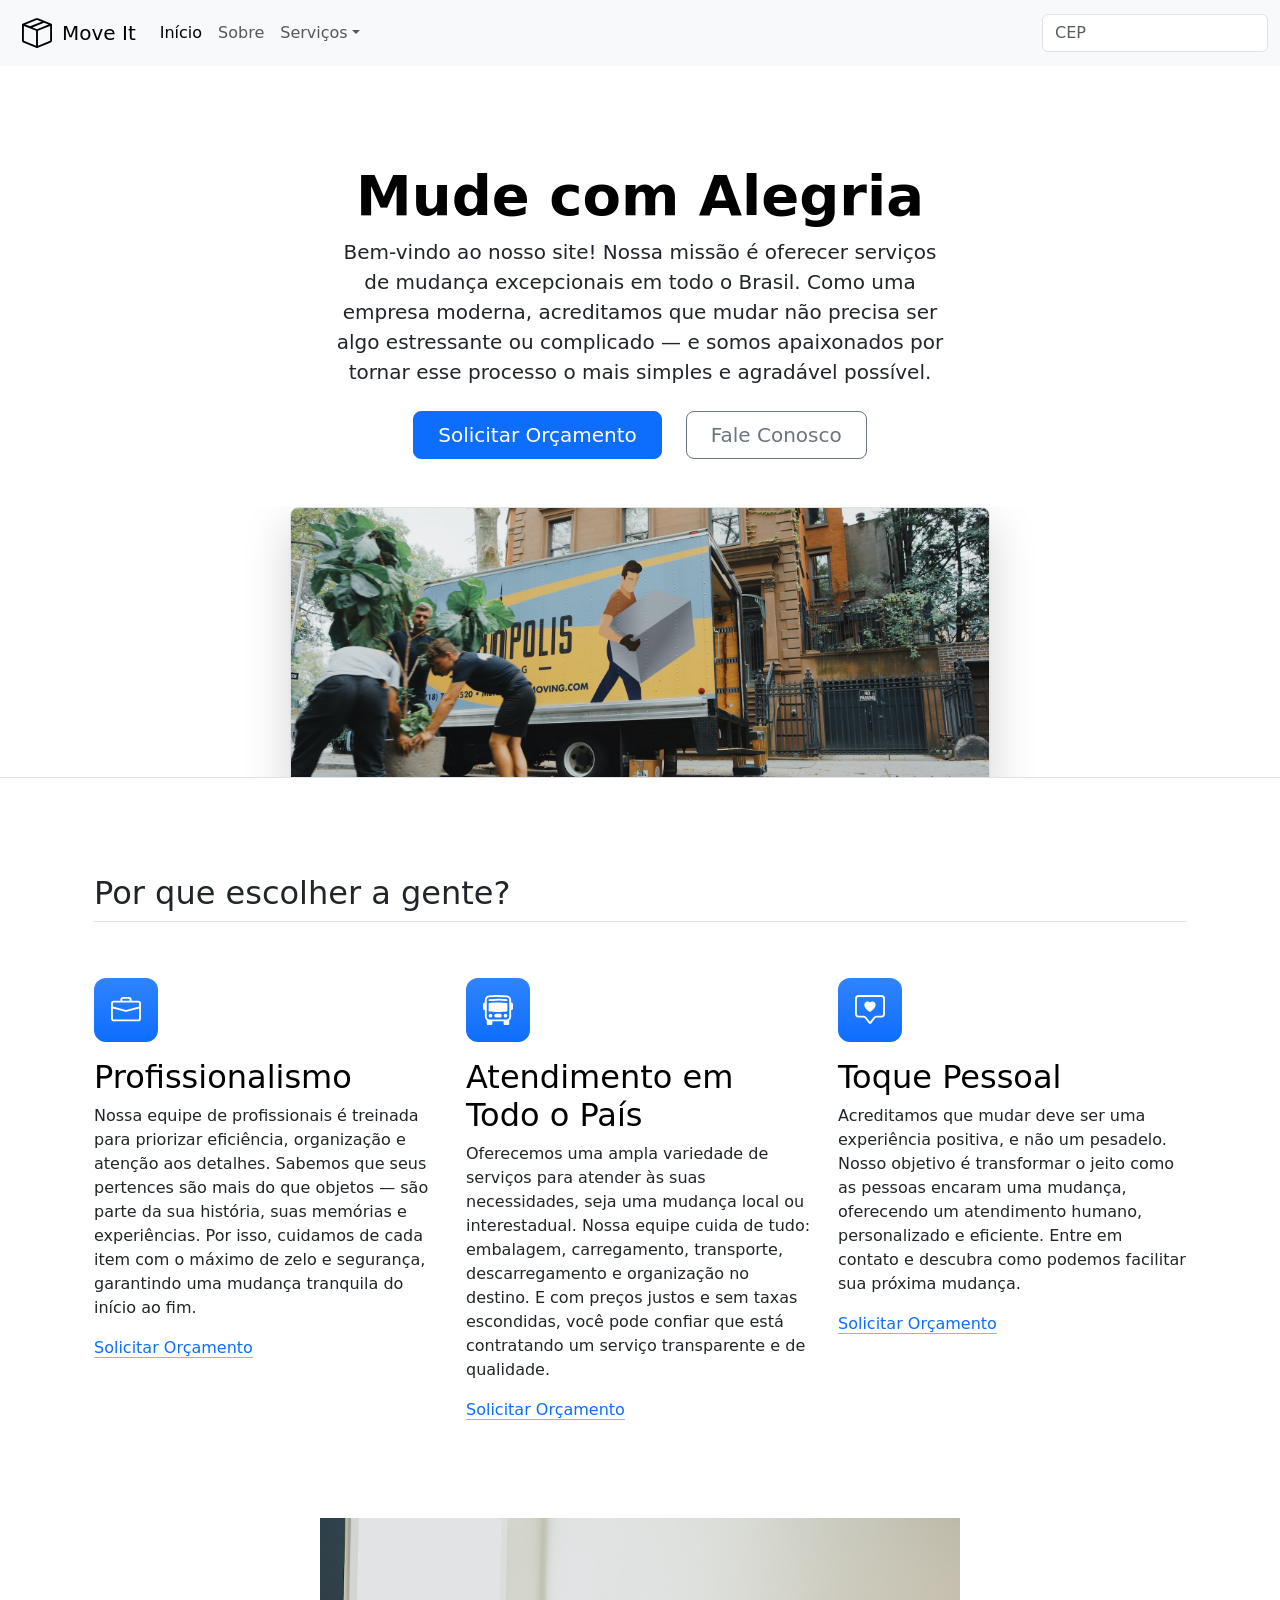
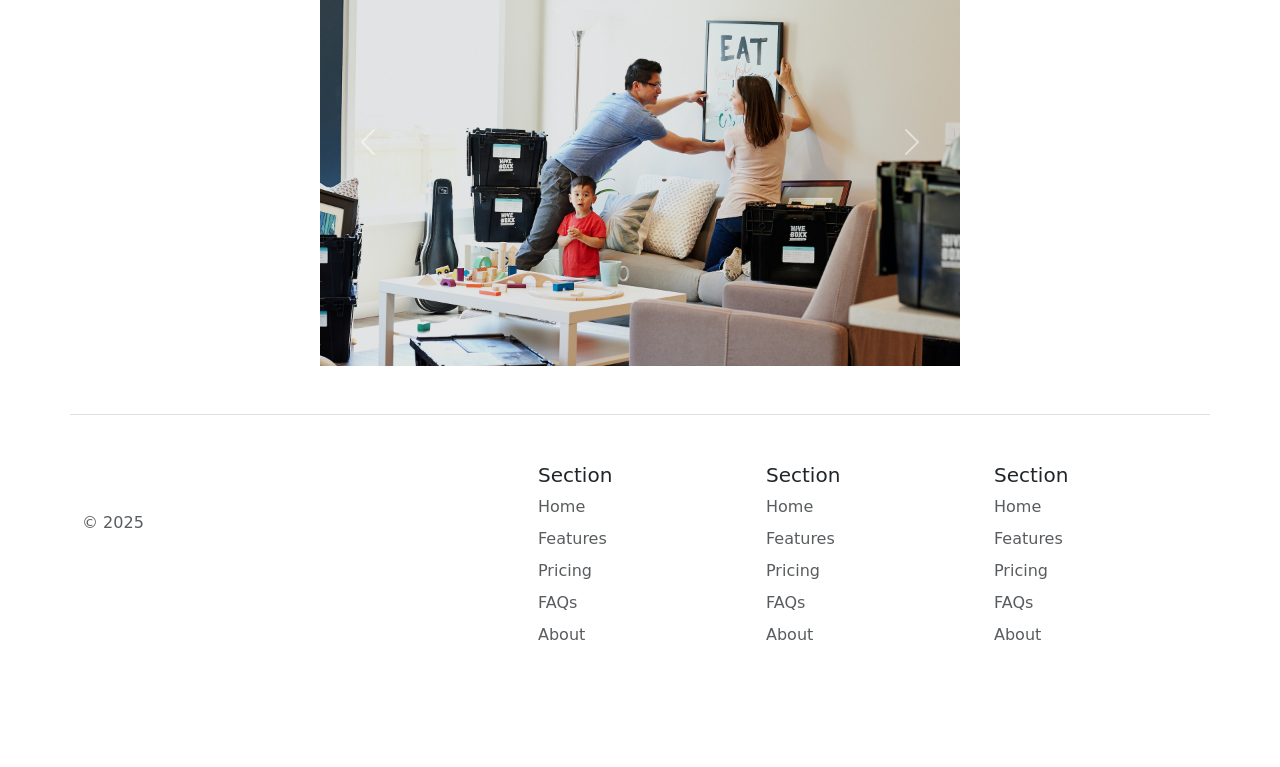
<file: Framework-Bootstrap/0 Exemplo Guiado/index.html>
<!DOCTYPE html>
<html lang="en">
  <head>
    <meta charset="UTF-8" />
    <meta name="viewport" content="width=device-width, initial-scale=1.0" />
    <title>Move It</title>
    <link
      href="https://cdn.jsdelivr.net/npm/bootstrap@5.3.8/dist/css/bootstrap.min.css"
      rel="stylesheet"
      integrity="sha384-sRIl4kxILFvY47J16cr9ZwB07vP4J8+LH7qKQnuqkuIAvNWLzeN8tE5YBujZqJLB"
      crossorigin="anonymous"
    />
    <style>
      .feature-icon {
        width: 4rem;
        height: 4rem;
        border-radius: 0.75rem;
      }
    </style>
  </head>
  <body>
    <nav
      class="navbar navbar-expand-sm navbar-light bg-light"
      aria-label="Third navbar example"
    >
      <div class="container-fluid">
        <img style="width: 30px; margin: 10px" src="./box-seam.svg" alt="" />
        <a class="navbar-brand" href="#">Move It</a>
        <button
          class="navbar-toggler"
          type="button"
          data-bs-toggle="collapse"
          data-bs-target="#navbarsExample03"
          aria-controls="navbarsExample03"
          aria-expanded="false"
          aria-label="Toggle navigation"
        >
          <span class="navbar-toggler-icon"></span>
        </button>
        <div class="collapse navbar-collapse" id="navbarsExample03">
          <ul class="navbar-nav me-auto mb-2 mb-sm-0">
            <li class="nav-item">
              <a class="nav-link active" aria-current="page" href="#">Início</a>
            </li>
            <li class="nav-item"><a class="nav-link" href="#">Sobre</a></li>

            <li class="nav-item dropdown">
              <a
                class="nav-link dropdown-toggle"
                href="#"
                data-bs-toggle="dropdown"
                aria-expanded="false"
                >Serviços</a
              >
              <ul class="dropdown-menu">
                <li><a class="dropdown-item" href="#">Verificar</a></li>
              </ul>
            </li>
          </ul>
          <form role="search">
            <input
              class="form-control"
              type="search"
              placeholder="CEP"
              aria-label="Search"
            />
          </form>
        </div>
      </div>
    </nav>
    <div class="px-4 pt-5 my-5 text-center border-bottom">
      <h1 class="display-4 fw-bold text-body-emphasis">Mude com Alegria</h1>
      <div class="col-lg-6 mx-auto">
        <p class="lead mb-4">
          Bem-vindo ao nosso site! Nossa missão é oferecer serviços de mudança
          excepcionais em todo o Brasil. Como uma empresa moderna, acreditamos
          que mudar não precisa ser algo estressante ou complicado — e somos
          apaixonados por tornar esse processo o mais simples e agradável
          possível.
        </p>
        <div class="d-grid gap-2 d-sm-flex justify-content-sm-center mb-5">
          <button type="button" class="btn btn-primary btn-lg px-4 me-sm-3">
            Solicitar Orçamento
          </button>
          <button type="button" class="btn btn-outline-secondary btn-lg px-4">
            Fale Conosco
          </button>
        </div>
      </div>
      <div class="overflow-hidden" style="max-height: 30vh">
        <div class="container px-5">
          <img
            src="./moving-van.jpg
            "
            class="img-fluid border rounded-3 shadow-lg mb-4"
            alt="Example image"
            width="700"
            height="500"
            loading="lazy"
          />
        </div>
      </div>
    </div>
    <div class="container px-4 py-5" id="featured-3">
      <h2 class="pb-2 border-bottom">Por que escolher a gente?</h2>
      <div class="row g-4 py-5 row-cols-1 row-cols-lg-3">
        <div class="feature col">
          <div
            class="feature-icon d-inline-flex align-items-center justify-content-center text-bg-primary bg-gradient fs-2 mb-3"
          >
            <img src="./briefcase.svg" alt="" height="30px" />
          </div>
          <h3 class="fs-2 text-body-emphasis">Profissionalismo</h3>
          <p>
            Nossa equipe de profissionais é treinada para priorizar eficiência,
            organização e atenção aos detalhes. Sabemos que seus pertences são
            mais do que objetos — são parte da sua história, suas memórias e
            experiências. Por isso, cuidamos de cada item com o máximo de zelo e
            segurança, garantindo uma mudança tranquila do início ao fim.
          </p>
          <a href="#" class="icon-link"> Solicitar Orçamento </a>
        </div>
        <div class="feature col">
          <div
            class="feature-icon d-inline-flex align-items-center justify-content-center text-bg-primary bg-gradient fs-2 mb-3"
          >
            <img src="./bus-front.svg" alt="" height="30px" />
          </div>
          <h3 class="fs-2 text-body-emphasis">Atendimento em Todo o País</h3>
          <p>
            Oferecemos uma ampla variedade de serviços para atender às suas
            necessidades, seja uma mudança local ou interestadual. Nossa equipe
            cuida de tudo: embalagem, carregamento, transporte, descarregamento
            e organização no destino. E com preços justos e sem taxas
            escondidas, você pode confiar que está contratando um serviço
            transparente e de qualidade.
          </p>
          <a href="#" class="icon-link"> Solicitar Orçamento </a>
        </div>
        <div class="feature col">
          <div
            class="feature-icon d-inline-flex align-items-center justify-content-center text-bg-primary bg-gradient fs-2 mb-3"
          >
            <img src="./chat-square-heart.svg" alt="" height="30px" />
          </div>
          <h3 class="fs-2 text-body-emphasis">Toque Pessoal</h3>
          <p>
            Acreditamos que mudar deve ser uma experiência positiva, e não um
            pesadelo. Nosso objetivo é transformar o jeito como as pessoas
            encaram uma mudança, oferecendo um atendimento humano, personalizado
            e eficiente. Entre em contato e descubra como podemos facilitar sua
            próxima mudança.
          </p>
          <a href="#" class="icon-link"> Solicitar Orçamento </a>
        </div>
      </div>
    </div>
    <div style="display: flex; justify-content: center">
      <div style="width: 50%" class="carousel-inner">
        <div id="carouselExample" class="carousel slide">
          <div class="carousel-item active">
            <img src="./family.jpg" class="d-block w-100" alt="family" />
          </div>
          <div class="carousel-item">
            <img src="./couple.jpg" class="d-block w-100" alt="couple" />
          </div>
          <div class="carousel-item">
            <img src="./dog.jpg" class="d-block w-100" alt="dog" />
          </div>
        </div>
        <button
          class="carousel-control-prev"
          type="button"
          data-bs-target="#carouselExample"
          data-bs-slide="prev"
        >
          <span class="carousel-control-prev-icon" aria-hidden="true"></span>
          <span class="visually-hidden">Previous</span>
        </button>
        <button
          class="carousel-control-next"
          type="button"
          data-bs-target="#carouselExample"
          data-bs-slide="next"
        >
          <span class="carousel-control-next-icon" aria-hidden="true"></span>
          <span class="visually-hidden">Next</span>
        </button>
      </div>
    </div>
    <div class="container">
      <footer
        class="row row-cols-1 row-cols-sm-2 row-cols-md-5 py-5 my-5 border-top"
      >
        <div class="col mb-3">
          <a
            href="/"
            class="d-flex align-items-center mb-3 link-body-emphasis text-decoration-none"
            aria-label="Bootstrap"
          >
            <svg class="bi me-2" width="40" height="32" aria-hidden="true">
              <use xlink:href="#bootstrap"></use>
            </svg>
          </a>
          <p class="text-body-secondary">© 2025</p>
        </div>
        <div class="col mb-3"></div>
        <div class="col mb-3">
          <h5>Section</h5>
          <ul class="nav flex-column">
            <li class="nav-item mb-2">
              <a href="#" class="nav-link p-0 text-body-secondary">Home</a>
            </li>
            <li class="nav-item mb-2">
              <a href="#" class="nav-link p-0 text-body-secondary">Features</a>
            </li>
            <li class="nav-item mb-2">
              <a href="#" class="nav-link p-0 text-body-secondary">Pricing</a>
            </li>
            <li class="nav-item mb-2">
              <a href="#" class="nav-link p-0 text-body-secondary">FAQs</a>
            </li>
            <li class="nav-item mb-2">
              <a href="#" class="nav-link p-0 text-body-secondary">About</a>
            </li>
          </ul>
        </div>
        <div class="col mb-3">
          <h5>Section</h5>
          <ul class="nav flex-column">
            <li class="nav-item mb-2">
              <a href="#" class="nav-link p-0 text-body-secondary">Home</a>
            </li>
            <li class="nav-item mb-2">
              <a href="#" class="nav-link p-0 text-body-secondary">Features</a>
            </li>
            <li class="nav-item mb-2">
              <a href="#" class="nav-link p-0 text-body-secondary">Pricing</a>
            </li>
            <li class="nav-item mb-2">
              <a href="#" class="nav-link p-0 text-body-secondary">FAQs</a>
            </li>
            <li class="nav-item mb-2">
              <a href="#" class="nav-link p-0 text-body-secondary">About</a>
            </li>
          </ul>
        </div>
        <div class="col mb-3">
          <h5>Section</h5>
          <ul class="nav flex-column">
            <li class="nav-item mb-2">
              <a href="#" class="nav-link p-0 text-body-secondary">Home</a>
            </li>
            <li class="nav-item mb-2">
              <a href="#" class="nav-link p-0 text-body-secondary">Features</a>
            </li>
            <li class="nav-item mb-2">
              <a href="#" class="nav-link p-0 text-body-secondary">Pricing</a>
            </li>
            <li class="nav-item mb-2">
              <a href="#" class="nav-link p-0 text-body-secondary">FAQs</a>
            </li>
            <li class="nav-item mb-2">
              <a href="#" class="nav-link p-0 text-body-secondary">About</a>
            </li>
          </ul>
        </div>
      </footer>
    </div>
    <script
      src="https://cdn.jsdelivr.net/npm/bootstrap@5.3.8/dist/js/bootstrap.bundle.min.js"
      integrity="sha384-FKyoEForCGlyvwx9Hj09JcYn3nv7wiPVlz7YYwJrWVcXK/BmnVDxM+D2scQbITxI"
      crossorigin="anonymous"
    ></script>
  </body>
</html>
</file>
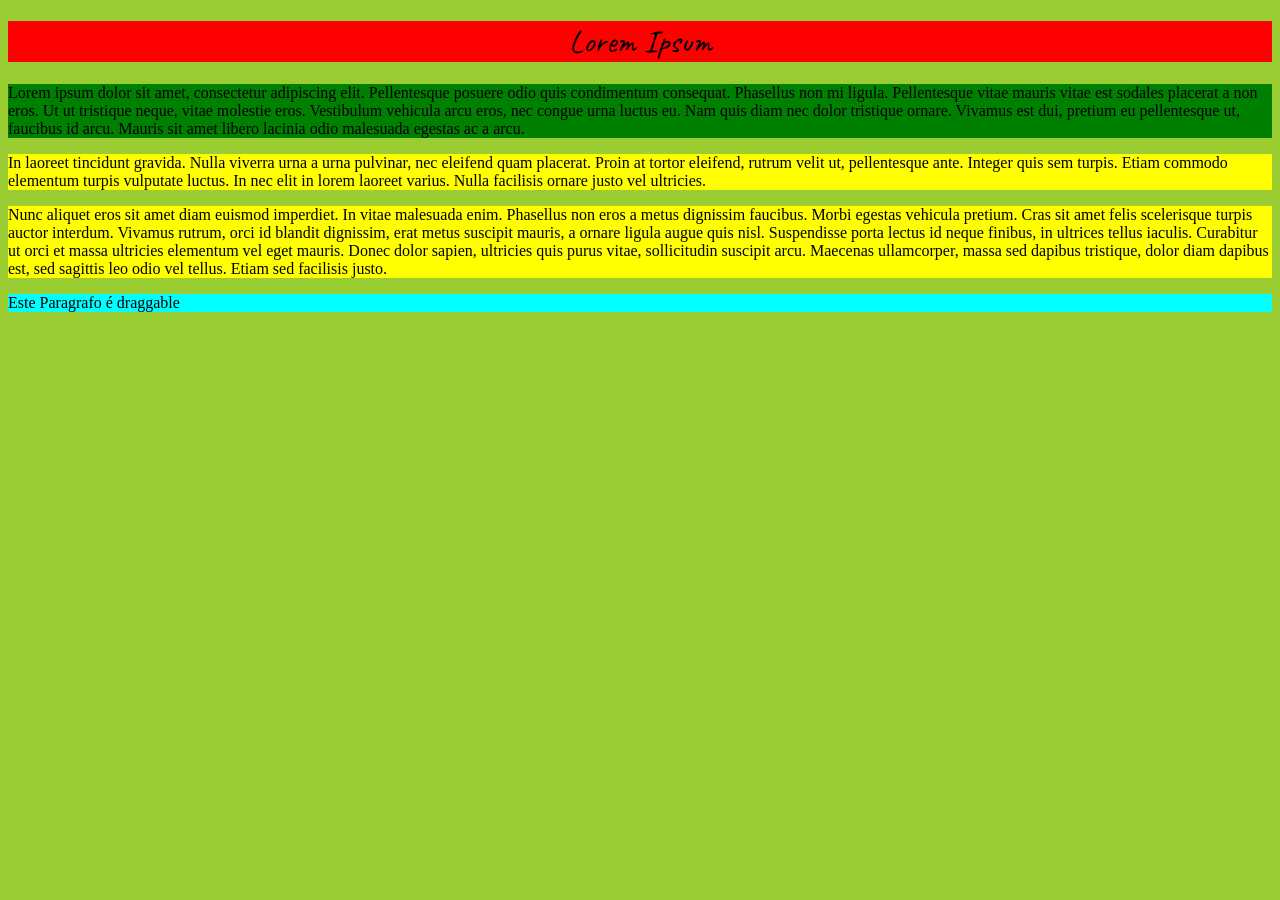
<file: Módulo 2 Estilizando a Web (CSS)/testes/index.html>
<!DOCTYPE html>
<html lang="en">
<head>
    <meta charset="UTF-8">
    <meta name="viewport" content="width=device-width, initial-scale=1.0">
    <link rel="stylesheet" href="./style.css">
    <title>css testes</title>
    <link rel="preconnect" href="https://fonts.googleapis.com">
    <link rel="preconnect" href="https://fonts.gstatic.com" crossorigin><link href="https://fonts.googleapis.com/css2?family=Caveat:wght@400..700&family=Roboto+Mono:ital,wght@0,100..700;1,100..700&display=swap" rel="stylesheet">
</head>
<body>
    <h1 style="background-color: red;">Lorem Ipsum</h1>
    <p id="PrimeiroParagrafo">Lorem ipsum dolor sit amet, consectetur adipiscing elit. Pellentesque posuere odio quis condimentum consequat. Phasellus non mi ligula. Pellentesque vitae mauris vitae est sodales placerat a non eros. Ut ut tristique neque, vitae molestie eros. Vestibulum vehicula arcu eros, nec congue urna luctus eu. Nam quis diam nec dolor tristique ornare. Vivamus est dui, pretium eu pellentesque ut, faucibus id arcu. Mauris sit amet libero lacinia odio malesuada egestas ac a arcu.</p>
    <p class="Paragrafo">In laoreet tincidunt gravida. Nulla viverra urna a urna pulvinar, nec eleifend quam placerat. Proin at tortor eleifend, rutrum velit ut, pellentesque ante. Integer quis sem turpis. Etiam commodo elementum turpis vulputate luctus. In nec elit in lorem laoreet varius. Nulla facilisis ornare justo vel ultricies.</p>
    <p class="Paragrafo">Nunc aliquet eros sit amet diam euismod imperdiet. In vitae malesuada enim. Phasellus non eros a metus dignissim faucibus. Morbi egestas vehicula pretium. Cras sit amet felis scelerisque turpis auctor interdum. Vivamus rutrum, orci id blandit dignissim, erat metus suscipit mauris, a ornare ligula augue quis nisl. Suspendisse porta lectus id neque finibus, in ultrices tellus iaculis. Curabitur ut orci et massa ultricies elementum vel eget mauris. Donec dolor sapien, ultricies quis purus vitae, sollicitudin suscipit arcu. Maecenas ullamcorper, massa sed dapibus tristique, dolor diam dapibus est, sed sagittis leo odio vel tellus. Etiam sed facilisis justo.</p>
    <p draggable="false">Este Paragrafo é draggable</p>
</body>
</html>
</file>
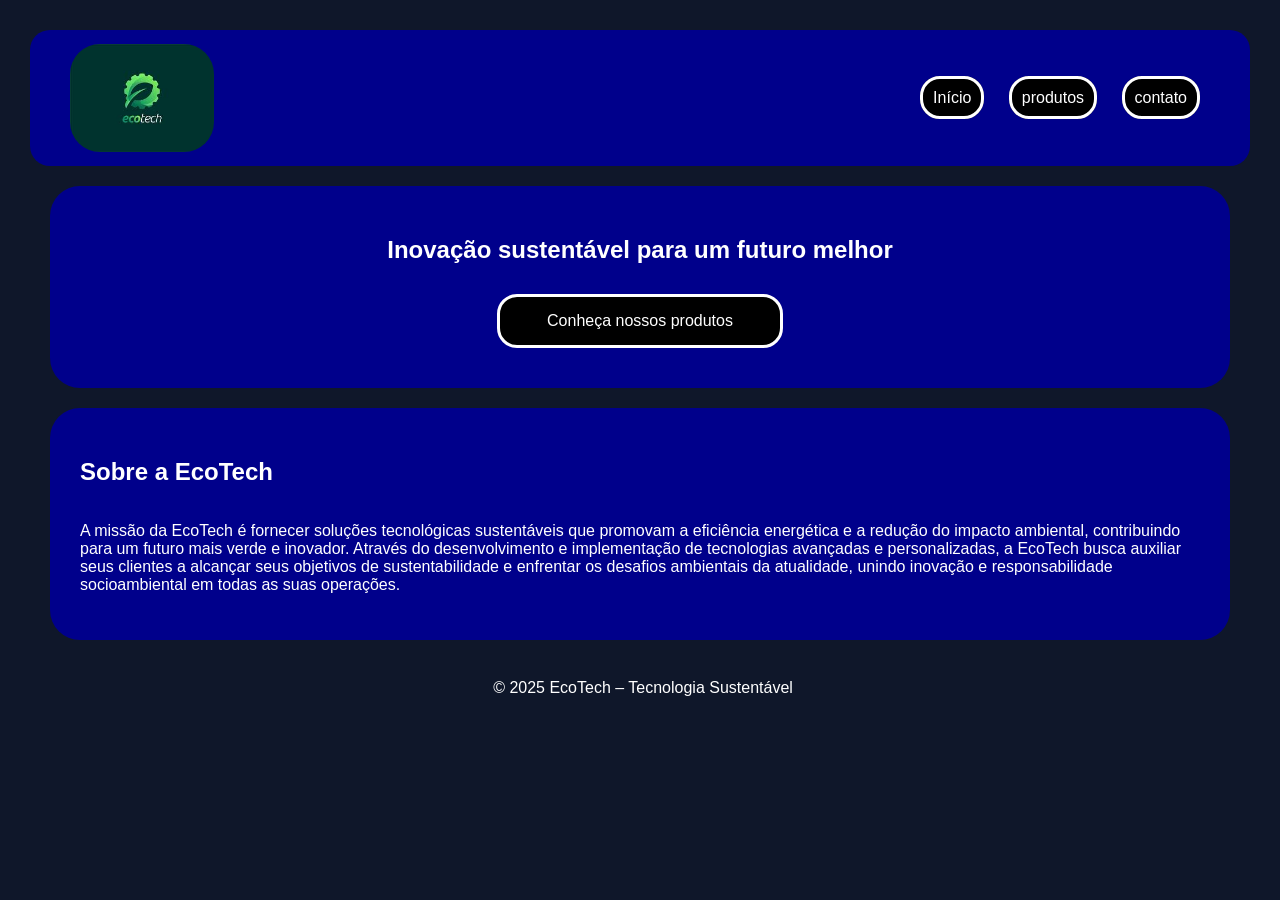
<file: Prova/ecotech/index.html>
<!DOCTYPE html>
<html lang="pt-BR">
  <head>
    <meta charset="UTF-8" />
    <meta name="viewport" content="width=device-width, initial-scale=1.0" />
    <title>Início</title>
    <link rel="stylesheet" href="./style.css" />
  </head>
  <body>
    <header>
      <img class="logo" src="./assets/imagens/logo.jpeg" alt="logo" />
      <nav>
        <a href="./index.html">Início</a>
        <a href="./produtos.html">produtos</a>
        <a href="./contato.html">contato</a>
      </nav>
    </header>
    <section class="banner">
      <h1>Inovação sustentável para um futuro melhor</h1>
      <a href="./produtos.html">Conheça nossos produtos</a>
    </section>
    <section class="sobre">
      <h1>Sobre a EcoTech</h1>
      <p>
        A missão da EcoTech é fornecer soluções tecnológicas sustentáveis que
        promovam a eficiência energética e a redução do impacto ambiental,
        contribuindo para um futuro mais verde e inovador. Através do
        desenvolvimento e implementação de tecnologias avançadas e
        personalizadas, a EcoTech busca auxiliar seus clientes a alcançar seus
        objetivos de sustentabilidade e enfrentar os desafios ambientais da
        atualidade, unindo inovação e responsabilidade socioambiental em todas
        as suas operações.
      </p>
    </section>
    <footer>
        <p>© 2025 EcoTech – Tecnologia Sustentável</p>
    </footer>
  </body>
</html>
</file>
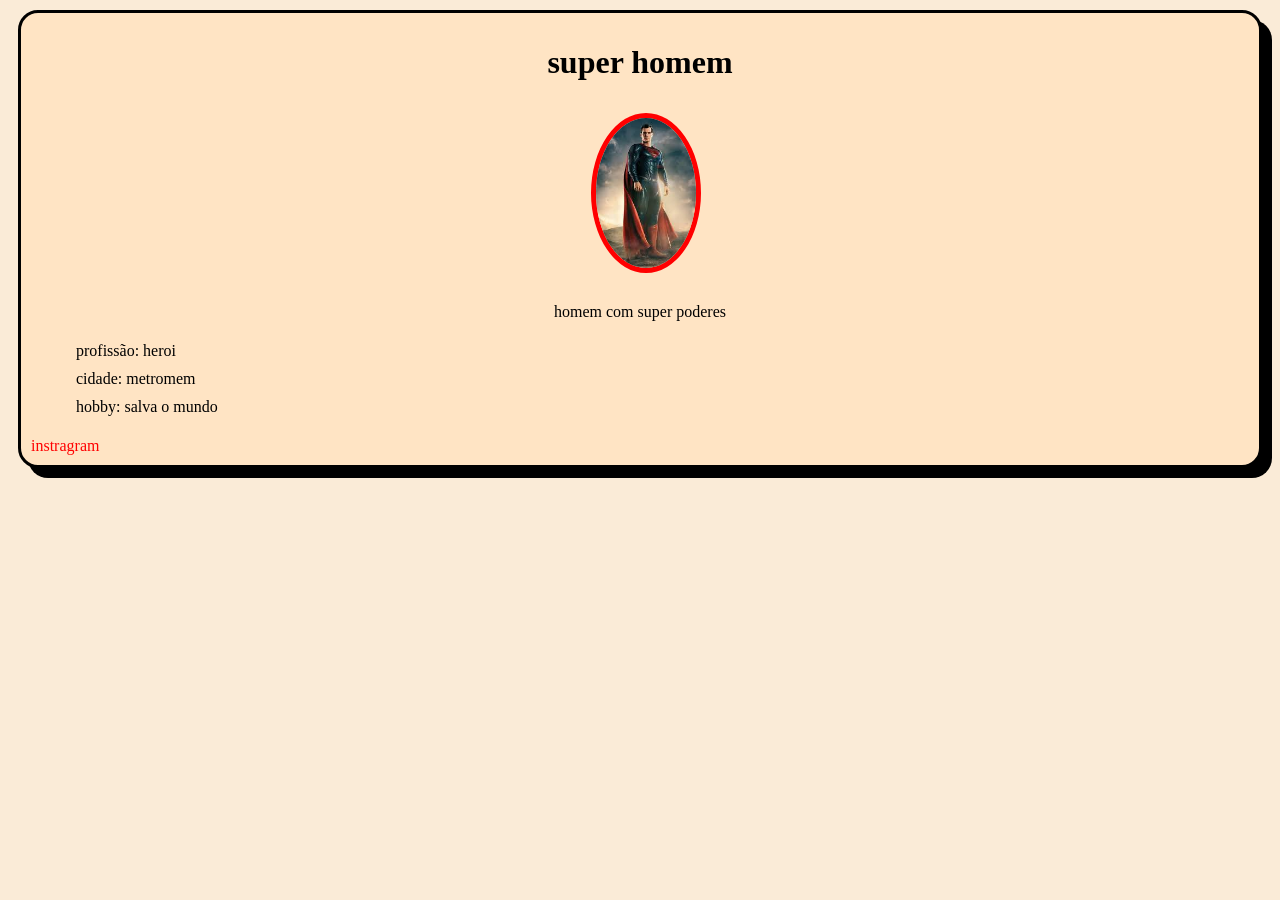
<file: desafios/2-desafio/cartao/index.html>
<!DOCTYPE html>
<html lang="pt-BR">
<head>
    <meta charset="UTF-8">
    <meta name="viewport" content="width=device-width, initial-scale=1.0">
    <title>cartão de apresentação pessoal</title>
    <link rel="stylesheet" href="./style.css">
</head>
<body>
    <div>
        <h1>super homem</h1>
        <img src="./download.jpg" alt="personagem">
        <p>homem com super poderes</p>
        <ul>
            <li>profissão: heroi</li>
            <li>cidade: metromem</li>
            <li>hobby: salva o mundo</li>
        </ul>
        <a href="instagram.html">instragram</a>
    </div>
</body>
</html>
</file>
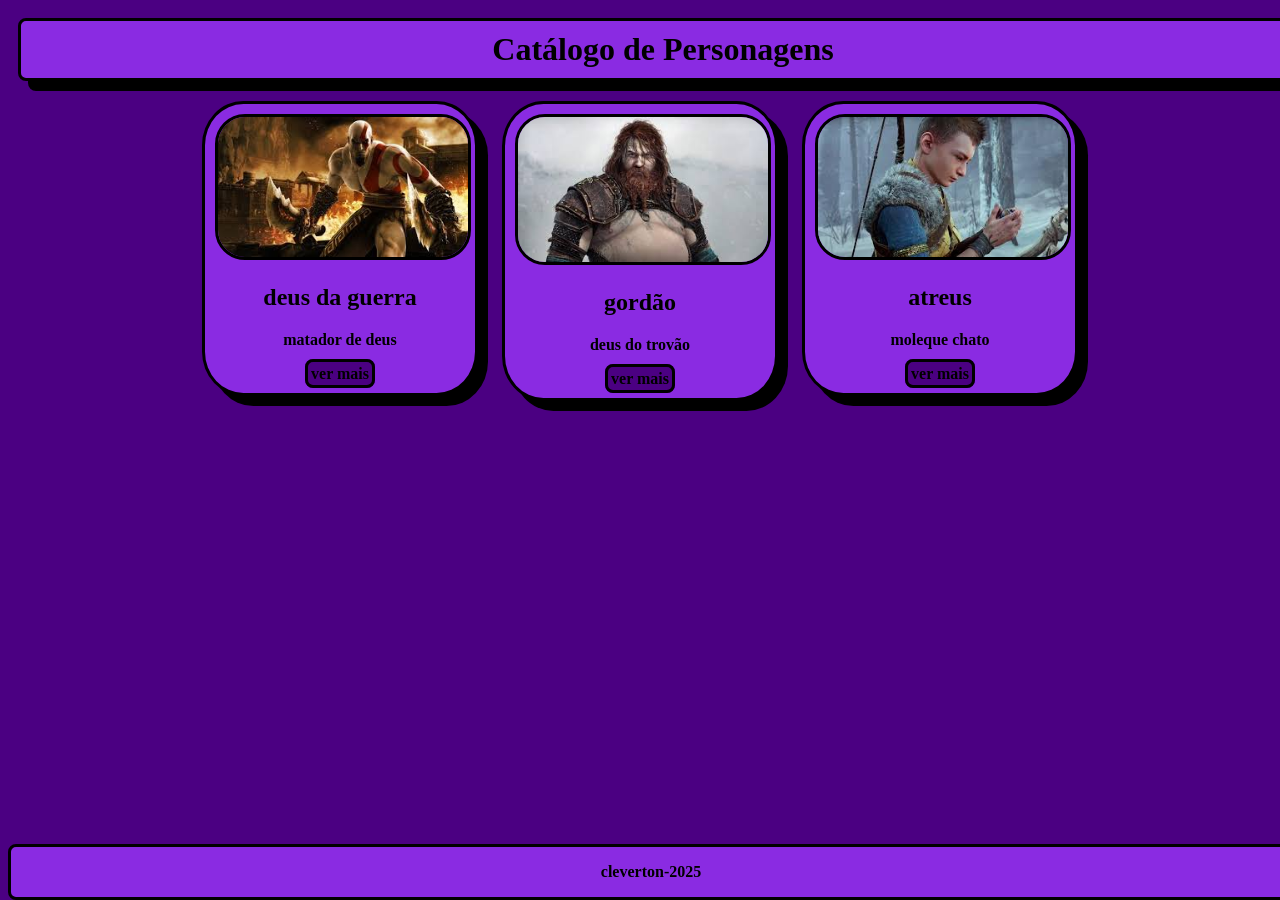
<file: desafios/3-desafio/catalogo/index.html>
<!DOCTYPE html>
<html lang="pt-BR">
<head>
    <meta charset="UTF-8">
    <meta name="viewport" content="width=device-width, initial-scale=1.0">
    <title>desafio 3</title>
    <link rel="stylesheet" href="./style.css">
</head>
<body>
    <h1>Catálogo de Personagens</h1>
    <div class="catalogo">
        <div class="cartao">
            <img src="./assets/imagens/img1.jpg" alt="imagem1">
            <h2>deus da guerra</h2>
            <p>matador de deus</p>
            <a href="">ver mais</a>
        </div>
        <div class="cartao">
            <img src="./assets/imagens/img2.jpg" alt="imagem2">
            <h2>gordão</h2>
            <p>deus do trovão</p>
            <a href="">ver mais</a>
        </div>
        <div class="cartao">
            <img src="./assets/imagens/img3.jpg" alt="imagem3">
            <h2>atreus</h2>
            <p>moleque chato</p>
            <a href="">ver mais</a>
        </div>
    </div>
    <footer>
        
        <p>cleverton-2025</p>
    </footer>
</body>
</html>
</file>
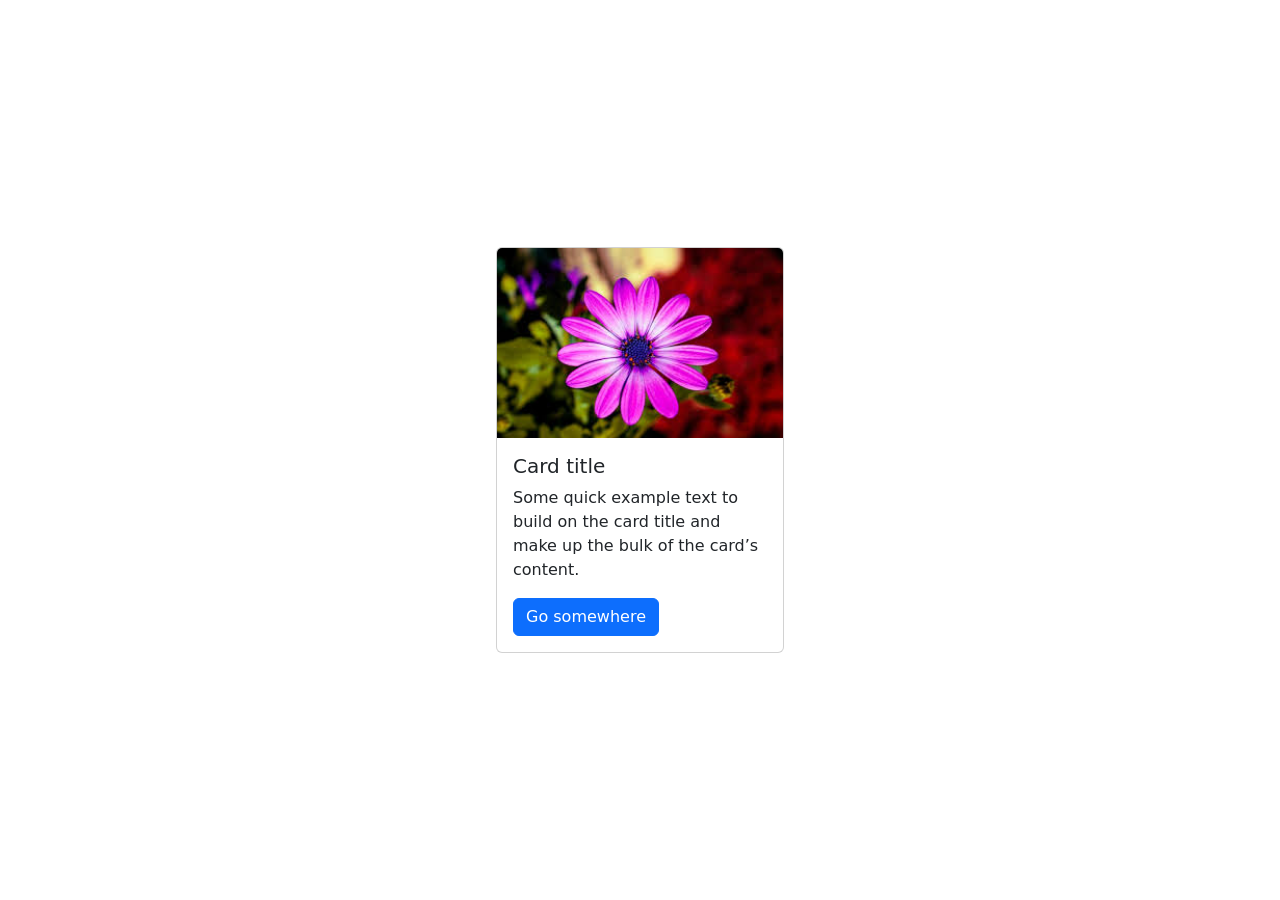
<file: Framework-Bootstrap/1 - Instrodução ao Bootstrap/1 - Bootstrap Intro (Introdução a Bootstrap)/index.html>
<!DOCTYPE html>
<html lang="pt-BR">
  <head>
    <meta charset="utf-8" />
    <meta name="viewport" content="width=device-width, initial-scale=1" />
    <title>Bootstrap</title>
    <link
      href="https://cdn.jsdelivr.net/npm/bootstrap@5.3.8/dist/css/bootstrap.min.css"
      rel="stylesheet"
      integrity="sha384-sRIl4kxILFvY47J16cr9ZwB07vP4J8+LH7qKQnuqkuIAvNWLzeN8tE5YBujZqJLB"
      crossorigin="anonymous"
    />
    <style>
      .flex-container {
        display: flex;
        justify-content: center;
        align-items: center;
        height: 100vh;
      }
    </style>
  </head>

  <body>
    <div class="flex-container">
      <div class="card" style="width: 18rem;">
        <img src="./flor.jpeg" class="card-img-top" alt="...">
        <div class="card-body">
          <h5 class="card-title">Card title</h5>
          <p class="card-text">Some quick example text to build on the card title and make up the bulk of the card’s content.</p>
          <a href="#" class="btn btn-primary">Go somewhere</a>
        </div>
      </div>
      
    </div>
  </body>
</html>
</file>
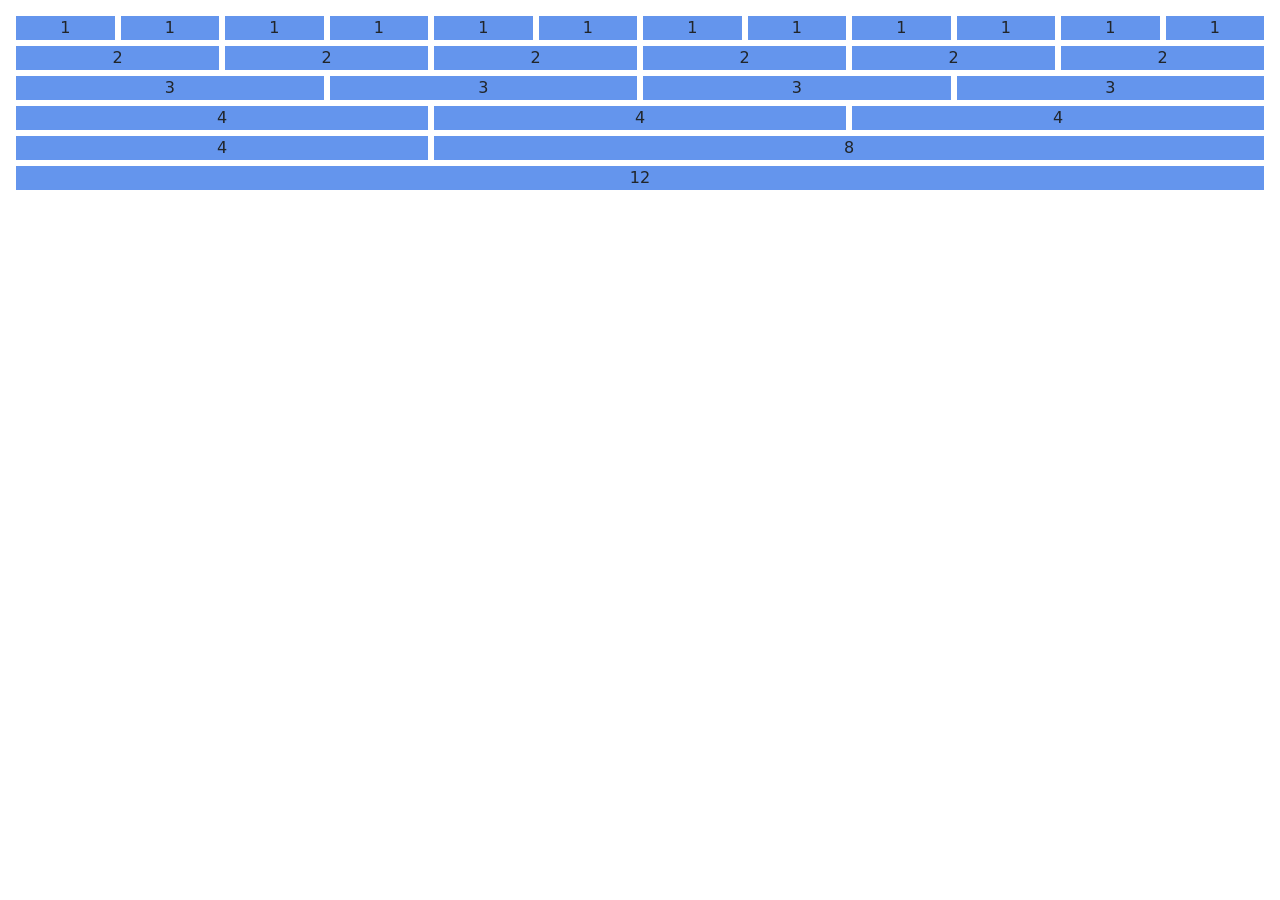
<file: Framework-Bootstrap/1 - Instrodução ao Bootstrap/2 - Bootstrap Domínio de Linhas e Colunas/index.html>
<!DOCTYPE html>
<html lang="pt-BR">
  <head>
    <meta charset="utf-8" />
    <meta name="viewport" content="width=device-width, initial-scale=1" />
    <title>Bootstrap</title>
    <link
      href="https://cdn.jsdelivr.net/npm/bootstrap@5.3.8/dist/css/bootstrap.min.css"
      rel="stylesheet"
      integrity="sha384-sRIl4kxILFvY47J16cr9ZwB07vP4J8+LH7qKQnuqkuIAvNWLzeN8tE5YBujZqJLB"
      crossorigin="anonymous"
    />
    <style>
      .row {
        margin: 10px;
      }
      
      div {
        background-color: cornflowerblue;
        text-align: center;
        border: 3px solid white;
      }
    </style>
  </head>

  <body>
    <div class="row">
      <div class="col-1">1</div>
      <div class="col-1">1</div>
      <div class="col-1">1</div>
      <div class="col-1">1</div>
      <div class="col-1">1</div>
      <div class="col-1">1</div>
      <div class="col-1">1</div>
      <div class="col-1">1</div>
      <div class="col-1">1</div>
      <div class="col-1">1</div>
      <div class="col-1">1</div>
      <div class="col-1">1</div>

      <div class="col-2">2</div>
      <div class="col-2">2</div>
      <div class="col-2">2</div>
      <div class="col-2">2</div>
      <div class="col-2">2</div>
      <div class="col-2">2</div>

      <div class="col-3">3</div>
      <div class="col-3">3</div>
      <div class="col-3">3</div>
      <div class="col-3">3</div>
      
      <div class="col-4">4</div>
      <div class="col-4">4</div>
      <div class="col-4">4</div>

      <div class="col-4">4</div>
      <div class="col-8">8</div>

      <div class="col-12">12</div>
    </div>

    <script
      src="https://cdn.jsdelivr.net/npm/bootstrap@5.3.8/dist/js/bootstrap.bundle.min.js"
      integrity="sha384-FKyoEForCGlyvwx9Hj09JcYn3nv7wiPVlz7YYwJrWVcXK/BmnVDxM+D2scQbITxI"
      crossorigin="anonymous"
    ></script>
  </body>
</html>
</file>
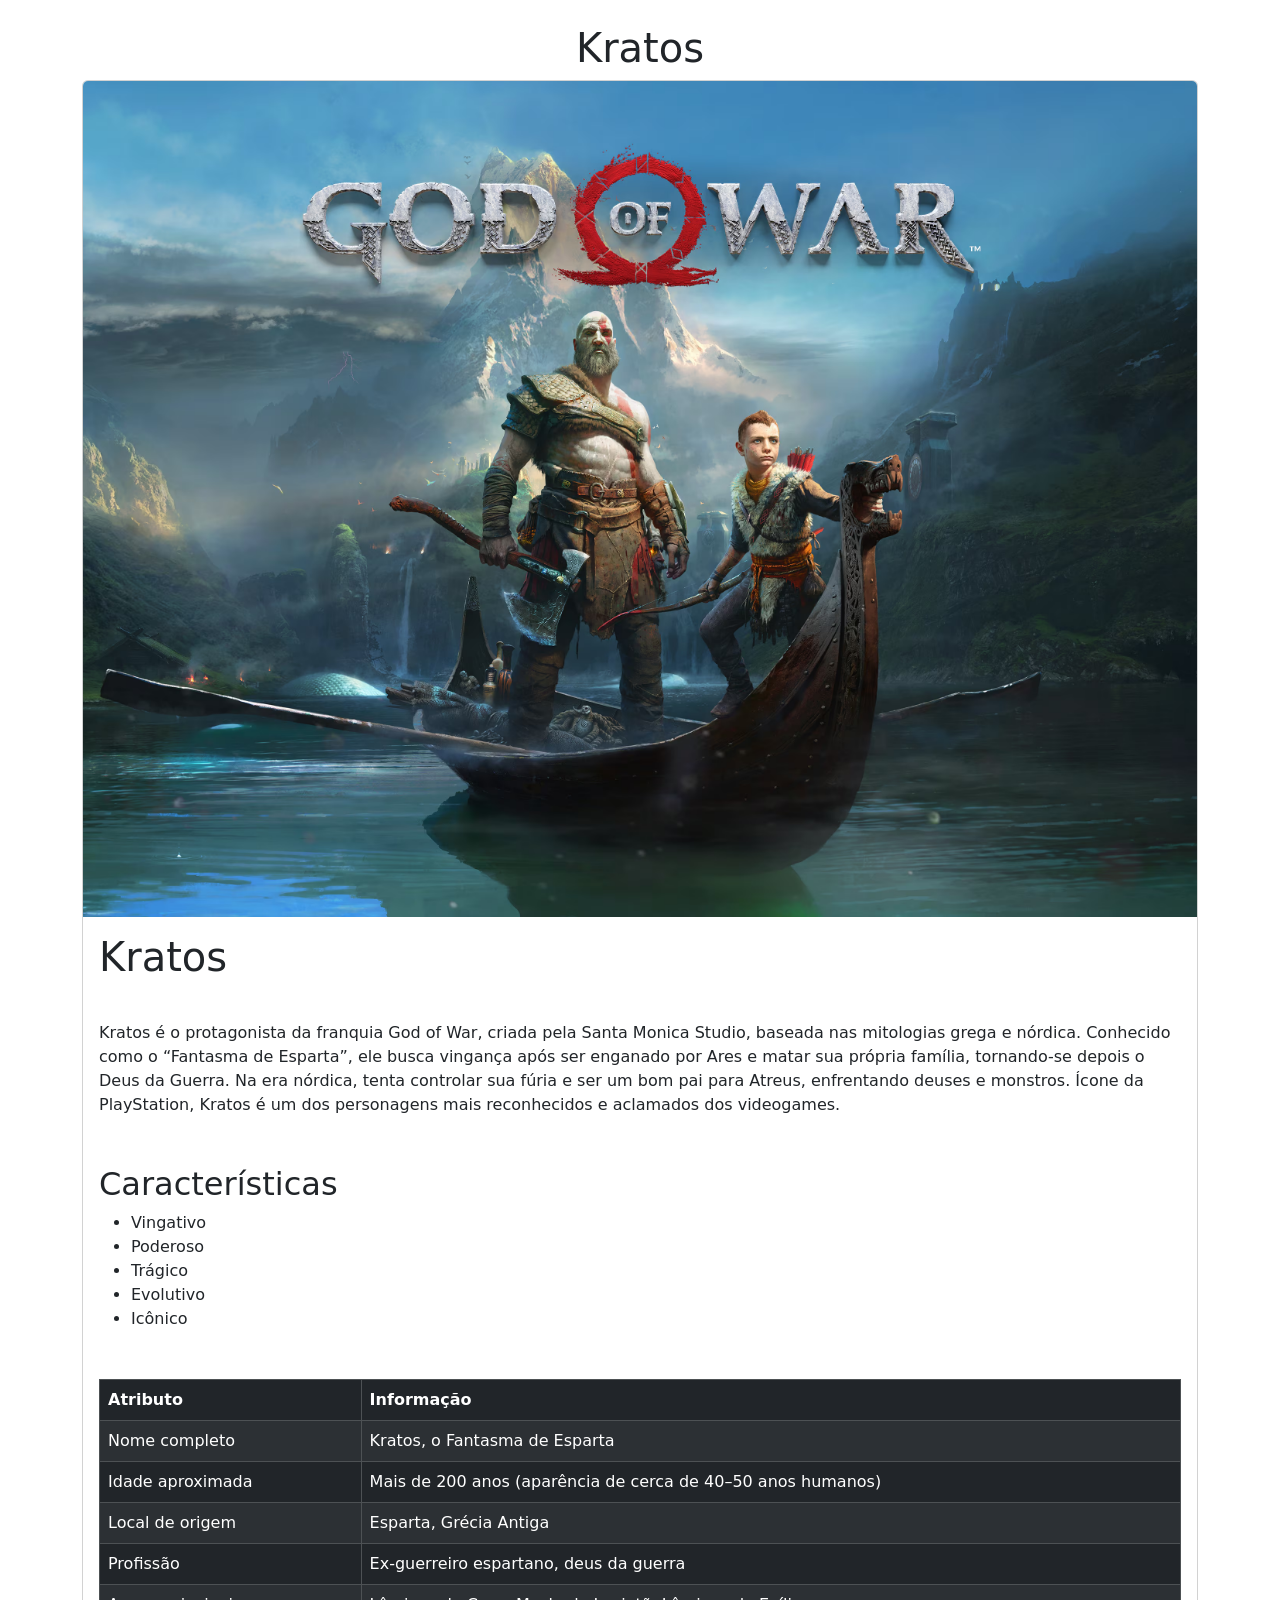
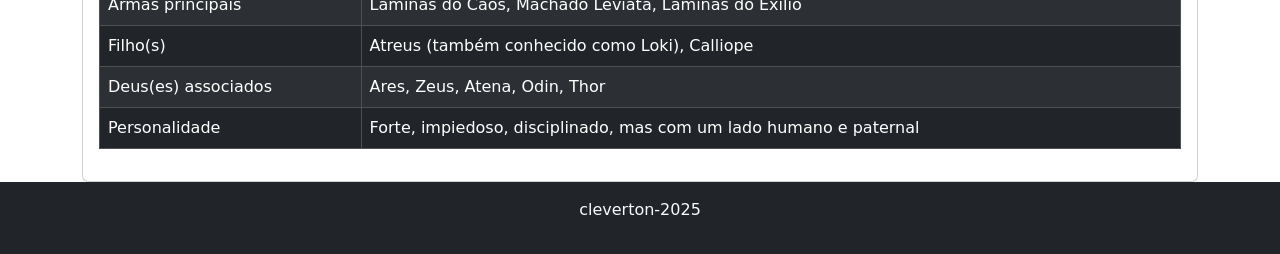
<file: Framework-Bootstrap/2 - Convertendo para Bootstrap/Desafio 1/index.html>
<!DOCTYPE html>
<html lang="en">
  <head>
    <meta charset="UTF-8" />
    <meta name="viewport" content="width=device-width, initial-scale=1.0" />
    <title>Desafio 1</title>
    <link
      href="https://cdn.jsdelivr.net/npm/bootstrap@5.3.8/dist/css/bootstrap.min.css"
      rel="stylesheet"
      integrity="sha384-sRIl4kxILFvY47J16cr9ZwB07vP4J8+LH7qKQnuqkuIAvNWLzeN8tE5YBujZqJLB"
      crossorigin="anonymous"
    />
  </head>
  <body>
    <div class="container">
      <header>
        <h1 class="text-center mt-4">Kratos</h1>
      </header>
      <section class="card">
        <img
          class="card-img-top"
          src="./p3pYq0QxntZQREXRVdAzmn1w.avif"
          alt="imagem perfil"
        />
        <h1 class="card-body">Kratos</h1>
        <p class="card-body">
          Kratos é o protagonista da franquia God of War, criada pela Santa
          Monica Studio, baseada nas mitologias grega e nórdica. Conhecido como
          o “Fantasma de Esparta”, ele busca vingança após ser enganado por Ares
          e matar sua própria família, tornando-se depois o Deus da Guerra. Na
          era nórdica, tenta controlar sua fúria e ser um bom pai para Atreus,
          enfrentando deuses e monstros. Ícone da PlayStation, Kratos é um dos
          personagens mais reconhecidos e aclamados dos videogames.
        </p>
        <div class="card-body">
          <h2>Características</h2>
          <ul class="list-group-flush">
            <li>Vingativo</li>
            <li>Poderoso</li>
            <li>Trágico</li>
            <li>Evolutivo</li>
            <li>Icônico</li>
          </ul>
        </div>
        <div class="card-body">
          <table class="table table-striped table-bordered table-dark">
            <thead>
              <tr>
                <th scope="col">Atributo</th>
                <th scope="col">Informação</th>
              </tr>
            </thead>
            <tbody>
              <tr>
                <td>Nome completo</td>
                <td>Kratos, o Fantasma de Esparta</td>
              </tr>
              <tr>
                <td>Idade aproximada</td>
                <td>Mais de 200 anos (aparência de cerca de 40–50 anos humanos)</td>
              </tr>
              <tr>
                <td>Local de origem</td>
                <td>Esparta, Grécia Antiga</td>
              </tr>
              <tr>
                <td>Profissão</td>
                <td>Ex-guerreiro espartano, deus da guerra</td>
              </tr>
              <tr>
                <td>Armas principais</td>
                <td>Lâminas do Caos, Machado Leviatã, Lâminas do Exílio</td>
              </tr>
              <tr>
                <td>Filho(s)</td>
                <td>Atreus (também conhecido como Loki), Calliope</td>
              </tr>
              <tr>
                <td>Deus(es) associados</td>
                <td>Ares, Zeus, Atena, Odin, Thor</td>
              </tr>
              <tr>
                <td>Personalidade</td>
                <td>Forte, impiedoso, disciplinado, mas com um lado humano e paternal</td>
              </tr>
            </tbody>
          </table>
        </div>
      </section>
    </div>
    <footer class="text-center py-3 bg-dark text-light">
        <p>cleverton-2025</p>
    </footer>
    <script
      src="https://cdn.jsdelivr.net/npm/bootstrap@5.3.8/dist/js/bootstrap.bundle.min.js"
      integrity="sha384-FKyoEForCGlyvwx9Hj09JcYn3nv7wiPVlz7YYwJrWVcXK/BmnVDxM+D2scQbITxI"
      crossorigin="anonymous"
    ></script>
  </body>
</html>
</file>
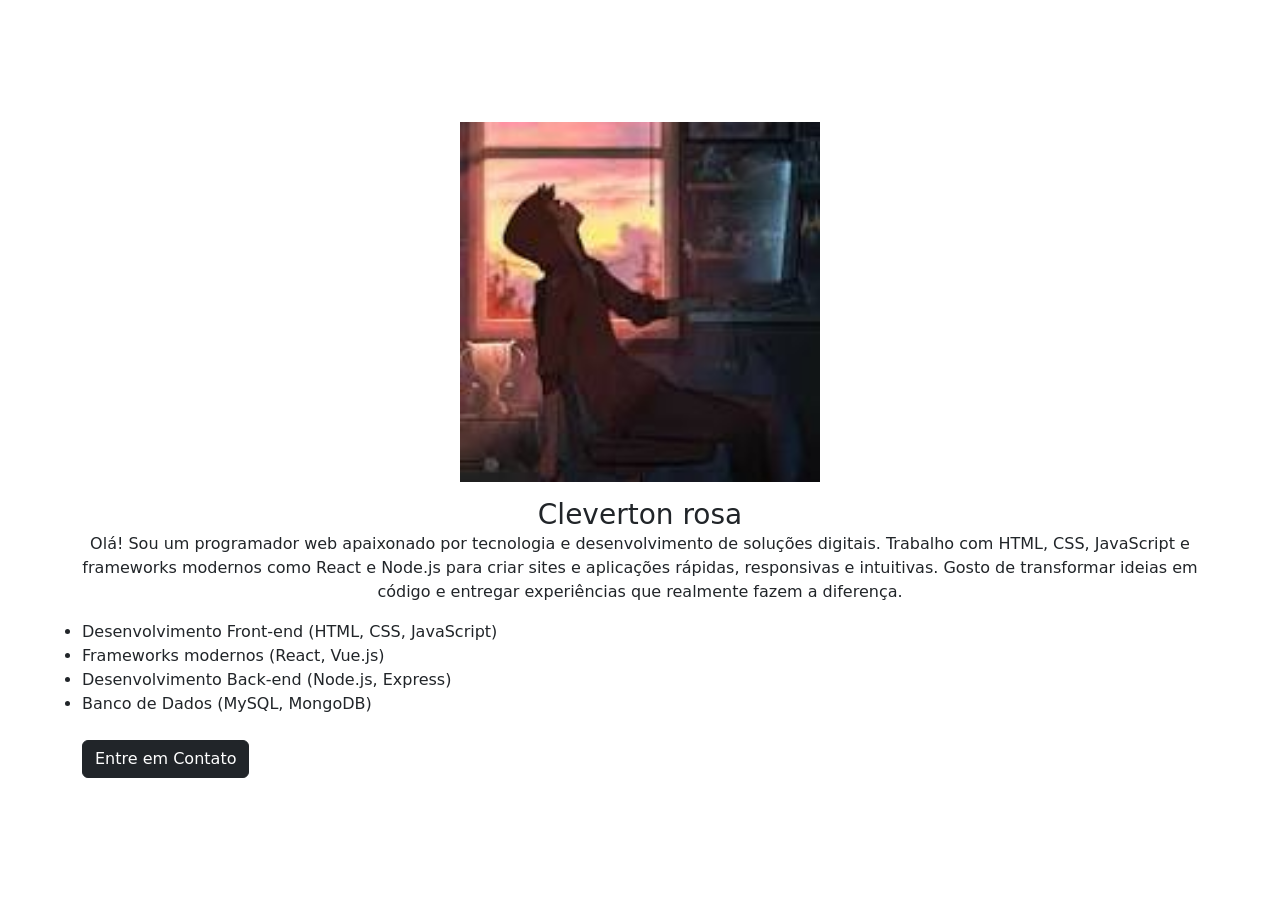
<file: Framework-Bootstrap/2 - Convertendo para Bootstrap/Desafio 2/index.html>
<!DOCTYPE html>
<html lang="en">
  <head>
    <meta charset="UTF-8" />
    <meta name="viewport" content="width=device-width, initial-scale=1.0" />
    <title>Document</title>
    <link
      href="https://cdn.jsdelivr.net/npm/bootstrap@5.3.8/dist/css/bootstrap.min.css"
      rel="stylesheet"
      integrity="sha384-sRIl4kxILFvY47J16cr9ZwB07vP4J8+LH7qKQnuqkuIAvNWLzeN8tE5YBujZqJLB"
      crossorigin="anonymous"
    />
  </head>
  <body>
    <div
      class="container d-flex justify-content-center align-items-center vh-100"
    >
      <div class="card.shadow-lg">
        <div class="text-center">
          <img
            style="width: 40vh"
            class="card-img-top"
            src="./perfil.jpeg"
            alt=""
          />
        </div>
        <h3 class="card-title text-center mt-3">Cleverton rosa</h3>
        <p class="card-text text-center">
          Olá! Sou um programador web apaixonado por tecnologia e
          desenvolvimento de soluções digitais. Trabalho com HTML, CSS,
          JavaScript e frameworks modernos como React e Node.js para criar sites
          e aplicações rápidas, responsivas e intuitivas. Gosto de transformar
          ideias em código e entregar experiências que realmente fazem a
          diferença.
        </p>
        
        <ul class="list-group list-group-flush">
          <li>Desenvolvimento Front-end (HTML, CSS, JavaScript)</li>
          <li>Frameworks modernos (React, Vue.js)</li>
          <li>Desenvolvimento Back-end (Node.js, Express)</li>
          <li>Banco de Dados (MySQL, MongoDB)</li>
        </ul>
        <br />
          <button
            class="btn.btn-primary.w-100 btn btn-dark"
          >
            Entre em Contato
          </button>
      </div>
    </div>

    <script
      src="https://cdn.jsdelivr.net/npm/bootstrap@5.3.8/dist/js/bootstrap.bundle.min.js"
      integrity="sha384-FKyoEForCGlyvwx9Hj09JcYn3nv7wiPVlz7YYwJrWVcXK/BmnVDxM+D2scQbITxI"
      crossorigin="anonymous"
    ></script>
  </body>
</html>
</file>
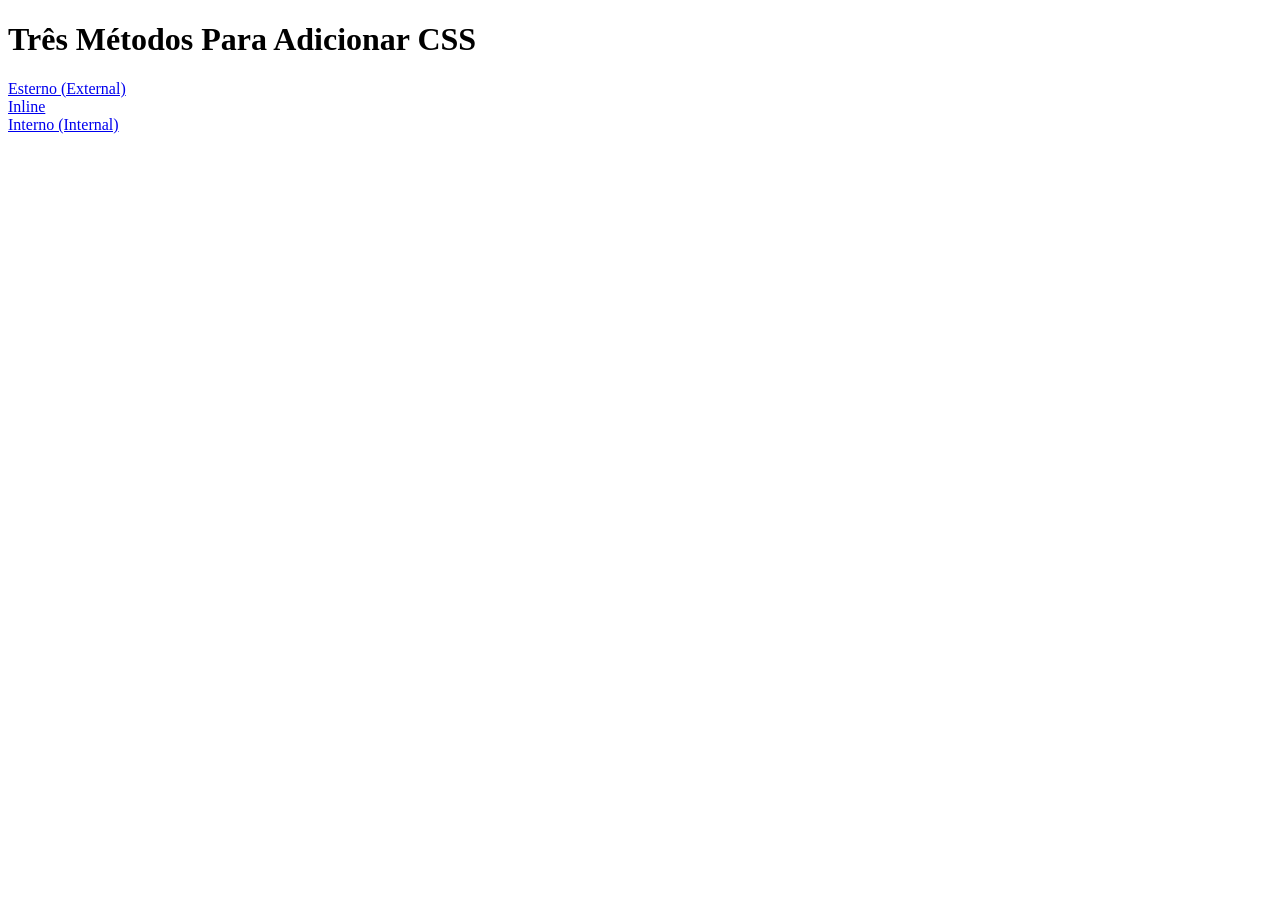
<file: Módulo 2 Estilizando a Web (CSS)/1 –  CSS Básico/1-exercicio/index.html>
<!DOCTYPE html>
<html lang="pt-BR">

<head>
  <meta charset="UTF-8">
  <title>Adding CSS</title>
</head>

	<body>
	  <h1>Três Métodos Para Adicionar CSS</h1>	
	  <a href="./external.html">Esterno (External)</a> <br />
	  <a href="./inline.html">Inline</a> <br />
	  <a href="./internal.html">Interno (Internal)</a> <br />
		</body>
</html>
</file>
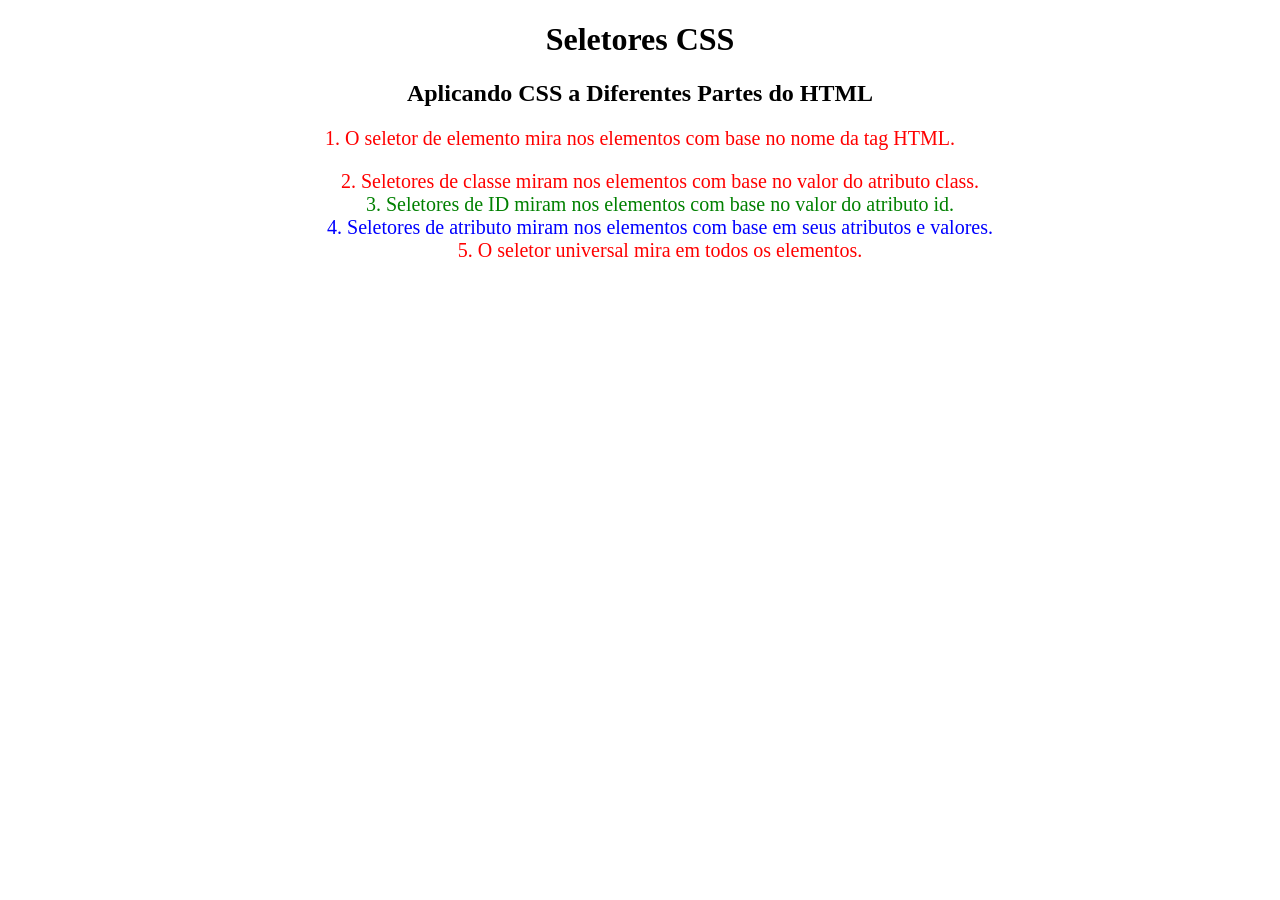
<file: Módulo 2 Estilizando a Web (CSS)/1 –  CSS Básico/2-exercicio/index.html>
<!DOCTYPE html>
<html lang="pt-BR">

<head>
  <meta charset="UTF-8">
  <title>Seletores CSS</title>
  <link rel="stylesheet" href="./style.css" />
</head>

<body>
  <h1>Seletores CSS</h1>
  <h2>Aplicando CSS a Diferentes Partes do HTML</h2>
  <!-- TODO 1: Faça com que o CSS para todos as tags de parágrafo fiquem "color: red" -->
  <p class="note">1. O seletor de elemento mira nos elementos com base no nome da tag HTML.</p>

  <ol>
    <!-- TODO 2: Faça que o CSS de todos os elementos com a classe "note" tenham "font-size: 20px" -->
    <li class="note" value="2">Seletores de classe miram nos elementos com base no valor do atributo class.</li>

    <!-- TODO 3: Faça com que o CSS com o id "id-selector-demo" tenha "color: green" -->
    <li class="note" id="id-selector-demo" value="3">Seletores de ID miram nos elementos com base no valor do atributo id.</li>
    
    <!-- TODO 4: Faça com que o CSS para os elementos li com "value" setados para "4" tanham "color: blue" -->
    <li class="note" value="4">Seletores de atributo miram nos elementos com base em seus atributos e valores.</li>

    <!-- TODO 5: Faça com que todos os elementos tenham "text-align: center" -->
    <li class="note" value="5">O seletor universal mira em todos os elementos.</li>
  </ol>
</body>

</html>
</file>
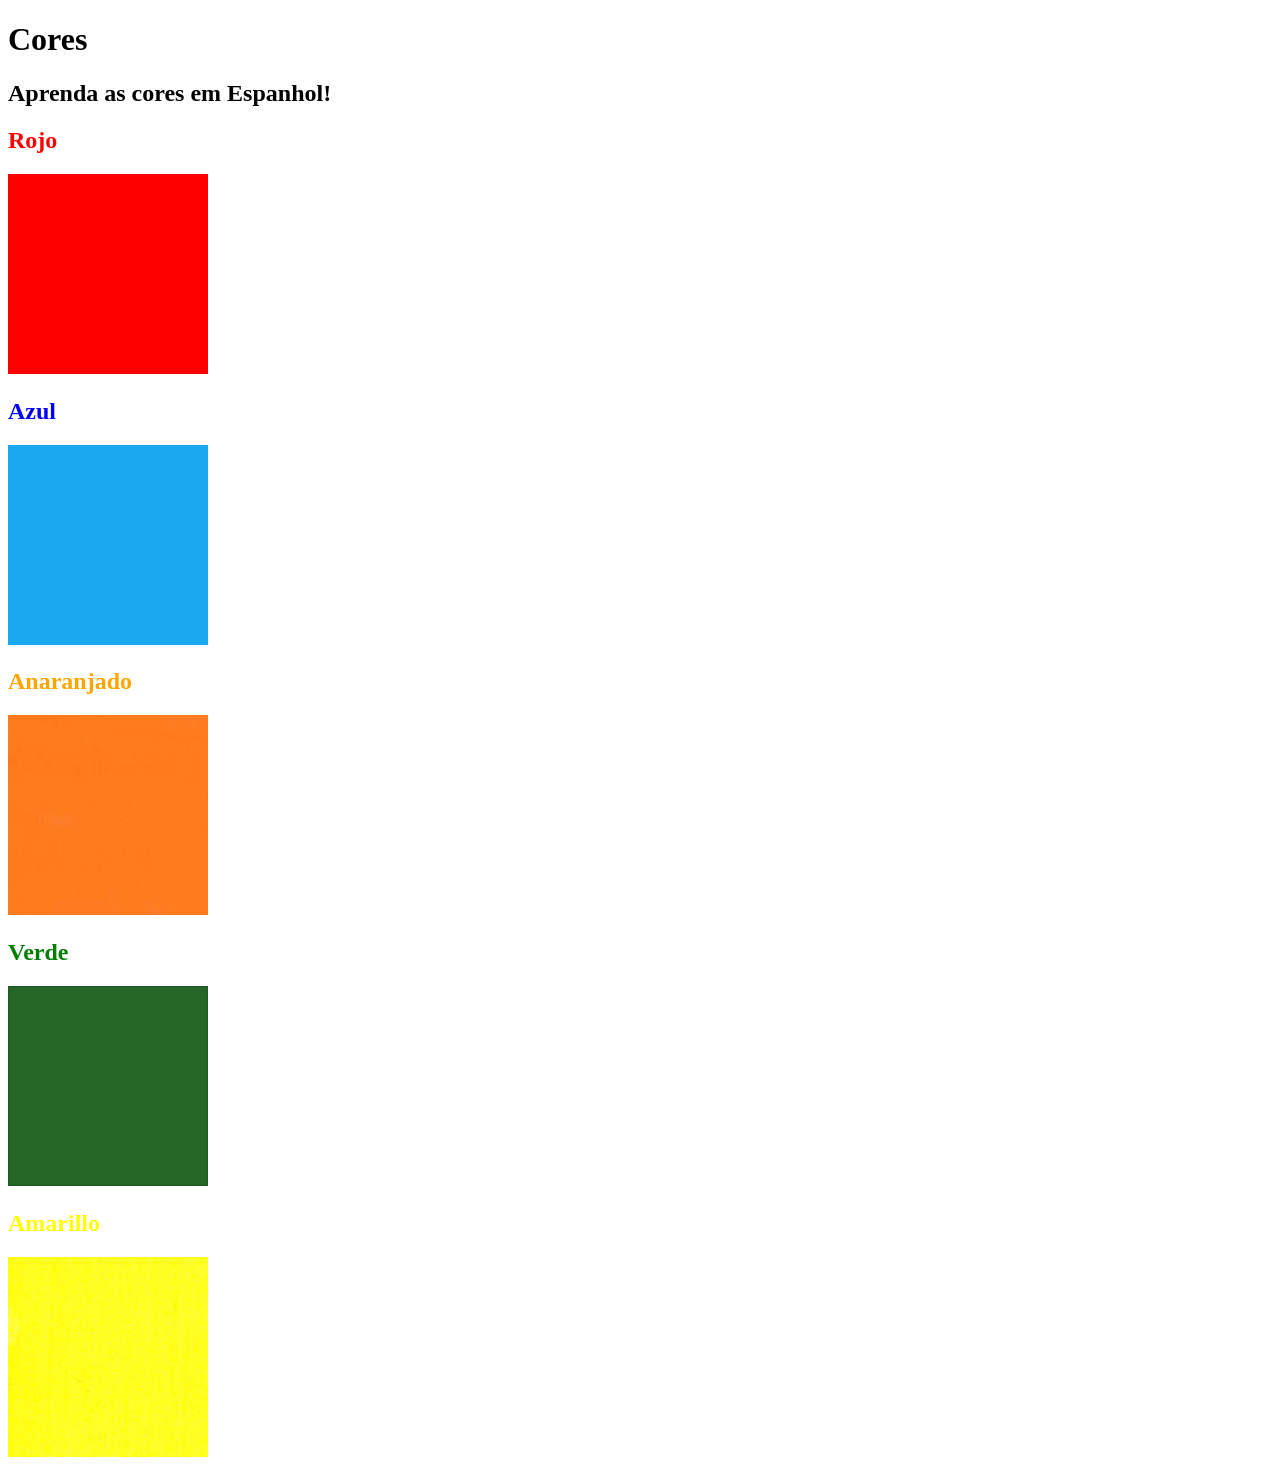
<file: Módulo 2 Estilizando a Web (CSS)/1 –  CSS Básico/3-exercicio/index.html>
<!DOCTYPE html>
<html lang="pt-BR">
  <head>
    <meta charset="UTF-8" />
    <title>Spanish Vocabulary</title>
    <link rel="stylesheet" href="./style.css" />
  </head>

  <body>
    <h1>Cores</h1>
    <h2>Aprenda as cores em Espanhol!</h2>
    <h2 class="color-title" id="red">Rojo</h2>
    <img src="./assets/images/red.png" alt="red" />

    <h2 class="color-title" id="blue">Azul</h2>
    <img src="./assets/images/blue.png" alt="blue" />

    <h2 class="color-title" id="orange">Anaranjado</h2>
    <img src="./assets/images/orange.png" alt="orange" />

    <h2 class="color-title" id="green">Verde</h2>
    <img src="./assets/images/green.png" alt="green" />

    <h2 class="color-title" id="yellow">Amarillo</h2>
    <img src="./assets/images/yellow.png" alt="yellow" />
  </body>
</html>

<!-- 
TODOs
IMPORTANT: You should not need to make ANY CHANGES to index.html
All code should be written in your CSS file.

1. Create a CSS file and incorporate it as an external stylesheet.
2. Use CSS to style each of the color titles to meaning. 
Hint: Use the id to help if you don't know the words in spanish.
3. Use CSS to change all the color titles to have "font-weight: normal;"
4. Use CSS (not HTML) to make all the images 200px heigh and 200px wide. 
Hint: 
https://developer.mozilla.org/en-US/docs/Web/CSS/height
https://developer.mozilla.org/en-US/docs/Web/CSS/width
-->
</file>
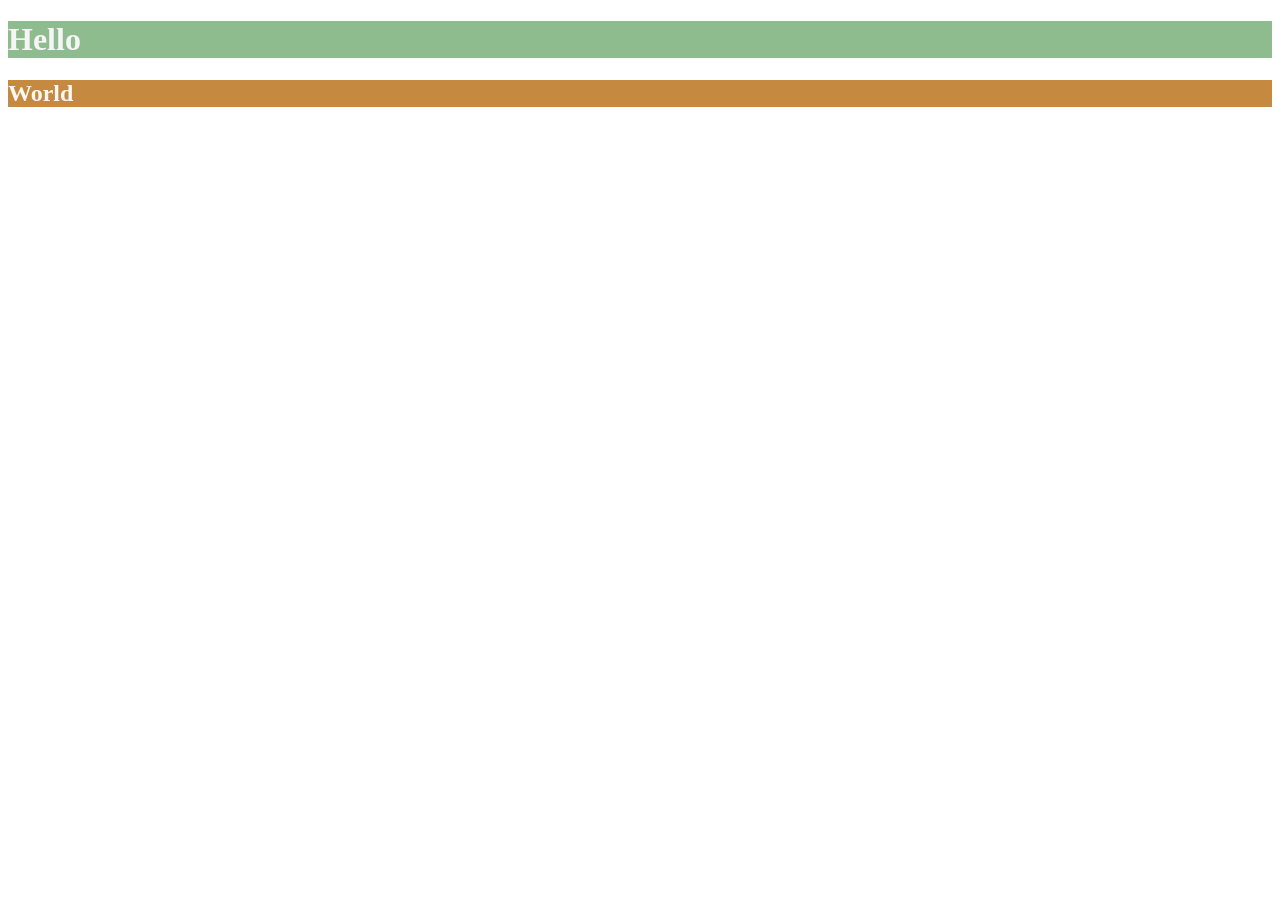
<file: Módulo 2 Estilizando a Web (CSS)/2 – CSS e Propriedades/4-exercicio/index.html>
<!DOCTYPE html>
<html lang="pt-BR">

<head>
  <meta charset="UTF-8">
  <title>Cores</title>
  <style>
    body{
        color: antiquewhite;
    }
    h1 {
        color: whitesmoke;
        background-color: darkseagreen;
    }
    h2{
        color: #FAF8F1;
        background-color: #C58940;
    }
  </style>
</head>

<body>
  <h1>Hello</h1>
  <h2>World</h2>
</body>

</html>
</file>
<file: Módulo 2 Estilizando a Web (CSS)/testes/style.css>
body {
    background-color: yellowgreen;
}

h1 {
    background-color: white;
    font-family: "caveat";
    font-weight: 400;
    text-align: center;
}

p{

}

#PrimeiroParagrafo {
    background-color: green;
}

.Paragrafo {
    background-color: yellow;
}

p[draggable="true"] {
    background-color: gray;
}

p[draggable="false"] {
    background-color:cyan;
}
</file>
<file: Prova/ecotech/style.css>
body {
    background-color: #0F172A;
    color: #E2E8F0; 
    padding: 30px;
    color: white;
    margin: 0;
    font-family: sans-serif;
}
header {
    background-color: darkblue;
    display: flex;
    
    justify-content: space-between; 
    align-items: center; 
    padding: 14px 40px;
    border-radius: 20px;
}
section {
    margin: 20px;
    padding: 10px;
    background-color: darkblue;
    border-radius: 30px;
}
.logo{
    height: 12vh;
    width: auto;
    border-radius: 30px;
}
.logo:hover {
    box-shadow: 0 0 15px red;
}
a {
    padding: 10px;
    border: 3px solid;
    border-radius: 20px;
    background-color: black;
    text-decoration: none;
    margin: 10px;
    color: white;
}
a:hover {
    color: red;
}
.banner {
    display: flex;
    flex-direction: column;
    padding: 30px;
}
.banner h1 {
    text-align: center;
}
.banner a {
    align-self: center;
    width: 250px;
    text-align: center;
    padding: 15px;
    border: 3px solid;
    border-radius: 20px;
    
}
.sobre {
    display: flex;
    flex-direction: column;
    padding: 30px;
}
footer {
    text-align: center;
    width: 100%;
    padding: 3px;
}
.produtos {
    display: grid;
    grid-template-columns: 1fr 1fr 1fr;
    gap: 20px;
    margin: 8px;
}
.produto {
    border-radius: 20px;
    display: flex;
    flex-direction: column;
    padding: 20px;
    border: 3px solid;
    justify-content: center;
    align-items: center;
}
.produto img {
    width: 50%;
    border-radius: 8px;
    margin-top: 10px;
}
.produto img:hover {
    box-shadow: 0 0 35px red;
}
.Nossos.Produtos h1 {
    text-align: center;
}
.form-contato {
    display: flex;
    flex-direction: column;
    gap: 10px;
}
.contato h2{
    text-align: center;
}
button {
    padding: 10px;
    border: 3px solid;
    border-radius: 20px;
    background-color: black;
    text-decoration: none;
    margin: 10px;
    color: white;
}
input,button,textarea {
    padding: 10px;
    margin: 10px;
    border: 3px solid;
    border-radius: 10px;
}

input:hover,button:hover,textarea:hover {
    color: red;
}
@media (min-width: 1024px) {
    input,button,textarea {
        align-self: center;
        width: 450px;
    }
}
@media (max-width: 1024px){
    .produtos {
        grid-template-columns: 1fr 1fr;
    }
    section {
        margin: 20px;
        padding: 10px;
        border-radius: 30px;
    }
}

@media (max-width: 800px) {
    .produtos {
        grid-template-columns: 1fr;
    }
    section {
        margin: 20px;
        padding: 10px;
        border-radius: 30px;
    }
    header a{
        display: flex; 
    }
}
</file>
<file: desafios/2-desafio/cartao/style.css>
body {
    background-color: antiquewhite;
    font-family: Georgia, 'Times New Roman', Times, serif;
    font-weight: 400;
}
p {
    text-align: center;
}
h1 {
    text-align: center;
    color: black;
    text-transform:lowercase;
    font-weight: 900;
}
div {
    background-color: bisque;
    width: auto;
    left: auto;
    border: 3px solid black;
    border-radius: 20px;
    margin: 10px;
    padding: 10px;
    box-shadow:10px 10px  ;
}
img {
    width: 100px;
    padding: 0;
    margin: 10px;
    border-radius: 50%;
    border: 5px solid red;
    margin-left: 46%;
}
ul {
    list-style: none;
}
li {
    padding: 5px;
}
a{
    color: red;
    text-decoration: none;
}
a:hover {
    color: blue;
}
</file>
<file: desafios/3-desafio/catalogo/style.css>
body {
  background-color: indigo;
  text-align: center;
}

.catalogo {
  max-width: 900px;
  margin: auto;
  text-align: center;
}

.cartao {
  color: black;
  font-weight: 900;
  background-color: blueviolet;
  display: inline-block;
  width: 250px;
  vertical-align: top;
  margin: 10px;
  border: 3px solid black;
  padding: 10px;
  border-radius: 15%;
  box-shadow: 10px 10px;
}

img {
  width: 100%;
  border: 3px solid black;
  border-radius: 30px;
}
img:hover {
  border-color: red;
}

a {
  padding: 3px;
  background-color: indigo;
  border: 3px solid black;
  border-radius: 8px;
  color: black;
  text-decoration: none;
}

footer {
  font-weight: 900;
  color: black;
  background-color: blueviolet;
  bottom: 0;
  position: fixed;
  width: 100%;
  text-align: center;
  border: 3px solid black;
  border-radius: 8px;
}

a:hover {
  color: red;
  border-color: red;
}

h1 {
  color: black;
  font-weight: 900;
  background-color: blueviolet;
  display: inline-block;
  width: 100%;
  vertical-align: top;
  margin: 10px;
  border: 3px solid black;
  padding: 10px;
  box-shadow: 10px 10px;
  border-radius: 8px;
}
</file>
<file: Módulo 2 Estilizando a Web (CSS)/1 –  CSS Básico/2-exercicio/style.css>
.note {
    color: red;
    font-size: 20px;
}

#id-selector-demo {
    color: green;
}

li[value="4"] {
    color: blue;
}

body {
    text-align: center;
}

li {
    list-style-position: inside;
    text-align: center;
}
</file>
<file: Módulo 2 Estilizando a Web (CSS)/1 –  CSS Básico/3-exercicio/style.css>
body {
    font-weight: normal;
}
img{
    height: 200px;
    width: 200px;
}
.color-title[id=red] {
    color: red;
}
.color-title[id=blue] {
    color: blue;
}
.color-title[id=orange] {
    color: orange;
}
.color-title[id=green] {
    color: green;
}
.color-title[id=yellow] {
    color: yellow;
}
</file>
